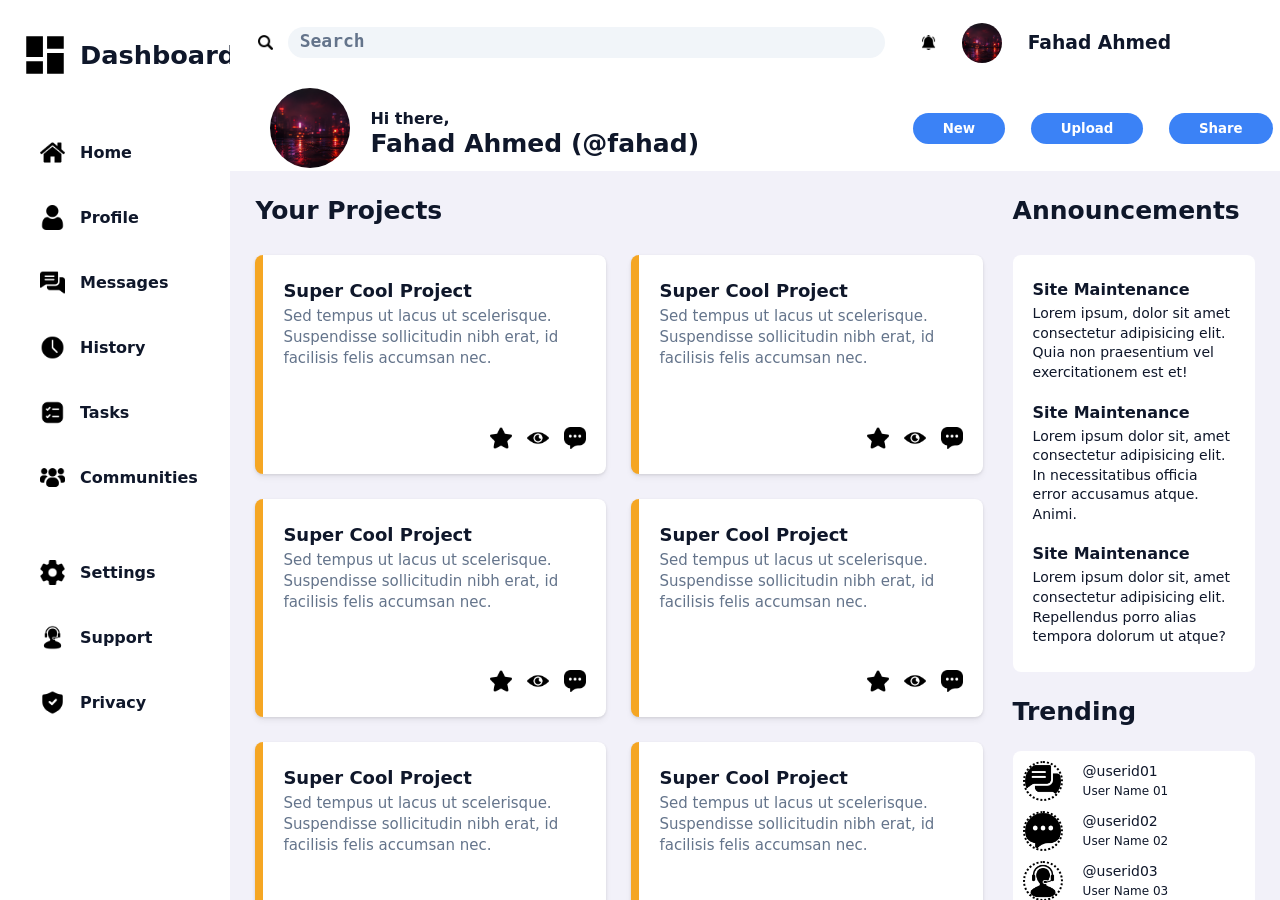
<file: admin-dashboard/index.html>
<!DOCTYPE html>
<html lang="en">

<head>
    <meta charset="UTF-8">
    <meta name="viewport" content="width=device-width, initial-scale=1.0">
    <title>Dashboard</title>
    <link rel="stylesheet" href="style.css">
</head>

<body>

    <div class="container">
        <aside class="left-sidebar">

            <div class="icon">
                <img src="media/view-dashboard.svg" width="50" height="50" alt="Dashboard Icon">
                <span>Dashboard</span>
            </div>

            <ul class="tabs">
                <li class="tab">
                    <img src="media/home.png" alt="Home Icon">
                    <span>Home</span>
                </li>
                <li class="tab">
                    <img src="media/user.png" width="25" height="25" alt="User Profile Icon">
                    <span>Profile</span>
                </li>
                <li class="tab">
                    <img src="media/chatting.png" width="25" height="25" alt="Messages Icon">
                    <span>Messages</span>
                </li>
                <li class="tab">
                    <img src="media/recent.png" width="25" height="25" alt="History Icon">
                    <span>History</span>
                </li>
                <li class="tab">
                    <img src="media/task.png" width="25" height="25" alt="Tasks Icon">
                    <span>Tasks</span>
                </li>
                <li class="tab">
                    <img src="media/group-users.png" width="25" height="25" alt="Communities Icon">
                    <span>Communities</span>
                </li>
                <li class="tab">
                    <img src="media/settings.png" width="25" height="25" alt="Settings Icon">
                    <span>Settings</span>
                </li>
                <li class="tab">
                    <img src="media/customer-support.png" width="25" height="25" alt="Customer Support Icon">
                    <span>Support</span>
                </li>
                <li class="tab">
                    <img src="media/insurance.png" width="25" height="25" alt="Privacy Policy Icon">
                    <span>Privacy</span>
                </li>
            </ul>

        </aside>

        <header class="top-section">

            <div class="search">
                <img src="media/search.png" width="15" height="15" alt="Search Icon">
                <input type="search" name="search" id="search" placeholder="Search">
            </div>

            <div class="profile">
                <img src="media/notification.png" id="notification" width="15" height="15" alt="Notifications Icon">
                <img src="media/img1.png" id="profile-icon" class="round" width="40" height="40"
                    alt="User Profile Thumbnail">
                <h3>Fahad Ahmed</h3>
            </div>

            <div class="hi-there">
                <img src="media/img1.png" class="round" width="80" height="80" alt="User Profile Picture">
                <p class="greeting">Hi there,</p>

                <p class="username">Fahad Ahmed (@fahad)</p>
            </div>

            <div class="buttons">
                <button type="button" class="btn">New</button>
                <button type="button" class="btn">Upload</button>
                <button type="button" class="btn">Share</button>
            </div>
        </header>

        <main>

            <h2>Your Projects</h2>
            <h2>Announcements</h2>

            <div class="your-projects">
                <div class="main-card">
                    <h4 class="main-card-title">Super Cool Project</h4>
                    <p class="main-card-desc">Sed tempus ut lacus ut scelerisque. Suspendisse sollicitudin nibh erat, id
                        facilisis felis accumsan nec.</p>
                    <div class="main-card-actions">
                        <img src="media/favorite.png" alt="">
                        <img src="media/eye.png" alt="">
                        <img src="media/comment.png" alt="">
                    </div>
                </div>

                <div class="main-card">
                    <h4 class="main-card-title">Super Cool Project</h4>
                    <p class="main-card-desc">Sed tempus ut lacus ut scelerisque. Suspendisse sollicitudin nibh erat, id
                        facilisis felis accumsan nec.</p>
                    <div class="main-card-actions">
                        <img src="media/favorite.png" alt="">
                        <img src="media/eye.png" alt="">
                        <img src="media/comment.png" alt="">
                    </div>
                </div>

                <div class="main-card">
                    <h4 class="main-card-title">Super Cool Project</h4>
                    <p class="main-card-desc">Sed tempus ut lacus ut scelerisque. Suspendisse sollicitudin nibh erat, id
                        facilisis felis accumsan nec.</p>
                    <div class="main-card-actions">
                        <img src="media/favorite.png" alt="">
                        <img src="media/eye.png" alt="">
                        <img src="media/comment.png" alt="">
                    </div>
                </div>

                <div class="main-card">
                    <h4 class="main-card-title">Super Cool Project</h4>
                    <p class="main-card-desc">Sed tempus ut lacus ut scelerisque. Suspendisse sollicitudin nibh erat, id
                        facilisis felis accumsan nec.</p>
                    <div class="main-card-actions">
                        <img src="media/favorite.png" alt="">
                        <img src="media/eye.png" alt="">
                        <img src="media/comment.png" alt="">
                    </div>
                </div>

                <div class="main-card">
                    <h4 class="main-card-title">Super Cool Project</h4>
                    <p class="main-card-desc">Sed tempus ut lacus ut scelerisque. Suspendisse sollicitudin nibh erat, id
                        facilisis felis accumsan nec.</p>
                    <div class="main-card-actions">
                        <img src="media/favorite.png" alt="">
                        <img src="media/eye.png" alt="">
                        <img src="media/comment.png" alt="">
                    </div>
                </div>

                <div class="main-card">
                    <h4 class="main-card-title">Super Cool Project</h4>
                    <p class="main-card-desc">Sed tempus ut lacus ut scelerisque. Suspendisse sollicitudin nibh erat, id
                        facilisis felis accumsan nec.</p>
                    <div class="main-card-actions">
                        <img src="media/favorite.png" alt="">
                        <img src="media/eye.png" alt="">
                        <img src="media/comment.png" alt="">
                    </div>
                </div>
            </div>

            <aside class="right-sidebar">
                <div class="sidebar-card-1">
                    <div class="sidebar-card-1-section">
                        <p class="sidebar-card-1-heading">Site Maintenance</p>
                        <p class="sidebar-card-1-desc">Lorem ipsum, dolor sit amet consectetur adipisicing elit. Quia
                            non praesentium vel exercitationem est et!</p>
                    </div>
                    <div class="sidebar-card-1-section">
                        <p class="sidebar-card-1-heading">Site Maintenance</p>
                        <p class="sidebar-card-1-desc">Lorem ipsum dolor sit, amet consectetur adipisicing elit. In
                            necessitatibus officia error accusamus atque. Animi.</p>
                    </div>
                    <div class="sidebar-card-1-section">
                        <p class="sidebar-card-1-heading">Site Maintenance</p>
                        <p class="sidebar-card-1-desc">Lorem ipsum dolor sit, amet consectetur adipisicing elit.
                            Repellendus porro alias tempora dolorum ut atque?</p>
                    </div>
                </div>


                <h2 class="trending-heading">Trending</h2>

                <div class="sidebar-card-2">
                    <div class="sidebar-card-2-section">
                        <img src="media/chatting.png" alt="">
                        <p class="sidebar-card-2-userid">@userid01</p>
                        <p class="sidebar-card-2-username">User Name 01</p>
                    </div>
                    <div class="sidebar-card-2-section">
                        <img src="media/comment.png" alt="">
                        <p class="sidebar-card-2-userid">@userid02</p>
                        <p class="sidebar-card-2-username">User Name 02</p>
                    </div>
                    <div class="sidebar-card-2-section">
                        <img src="media/customer-support.png" alt="">
                        <p class="sidebar-card-2-userid">@userid03</p>
                        <p class="sidebar-card-2-username">User Name 03</p>
                    </div>
                    <div class="sidebar-card-2-section">
                        <img src="media/eye.png" class="round" alt="">
                        <p class="sidebar-card-2-userid">@userid04</p>
                        <p class="sidebar-card-2-username">User Name 04</p>
                    </div>
                </div>
            </aside>

        </main>

    </div>

</body>

</html>
</file>
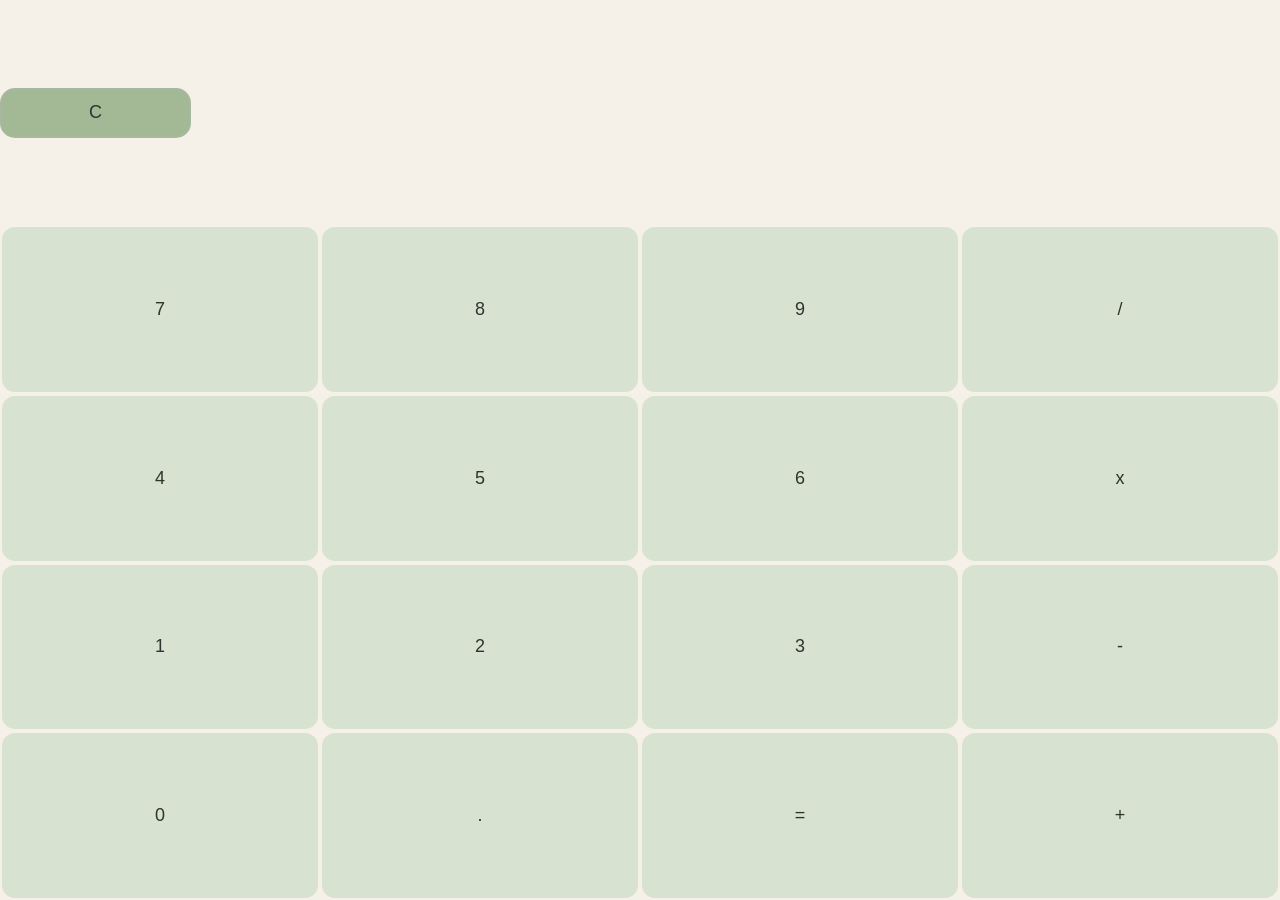
<file: calculator/index.html>
<!DOCTYPE html>
<html lang="en">

<head>
    <meta charset="UTF-8">
    <meta name="viewport" content="width=device-width, initial-scale=1.0">
    <title>Document</title>
    <link rel="stylesheet" href="style.css">
    <script src="script.js" defer></script>
</head>

<body>
    <main class="calculator">
        <div class="output">
            <button class="btn reset" data-value="c">C</button>
            <div class="right-side">
                <output class="userinput"></output>
                <output class="result"></output>
            </div>
        </div>
        <section class="buttons">
            <div class="row">
                <button class="btn" data-value="7">7</button>
                <button class="btn" data-value="8">8</button>
                <button class="btn" data-value="9">9</button>
                <button class="btn" data-value="/">/</button>
            </div>
            <div class="row">
                <button class="btn" data-value="4">4</button>
                <button class="btn" data-value="5">5</button>
                <button class="btn" data-value="6">6</button>
                <button class="btn" data-value="x">x</button>
            </div>
            <div class="row">
                <button class="btn" data-value="1">1</button>
                <button class="btn" data-value="2">2</button>
                <button class="btn" data-value="3">3</button>
                <button class="btn" data-value="-">-</button>
            </div>
            <div class="row">
                <button class="btn" data-value="0">0</button>
                <button class="btn" data-value=".">.</button>
                <button class="btn" data-value="=">=</button>
                <button class="btn" data-value="+">+</button>
            </div>


        </section>
    </main>
</body>

</html>
</file>
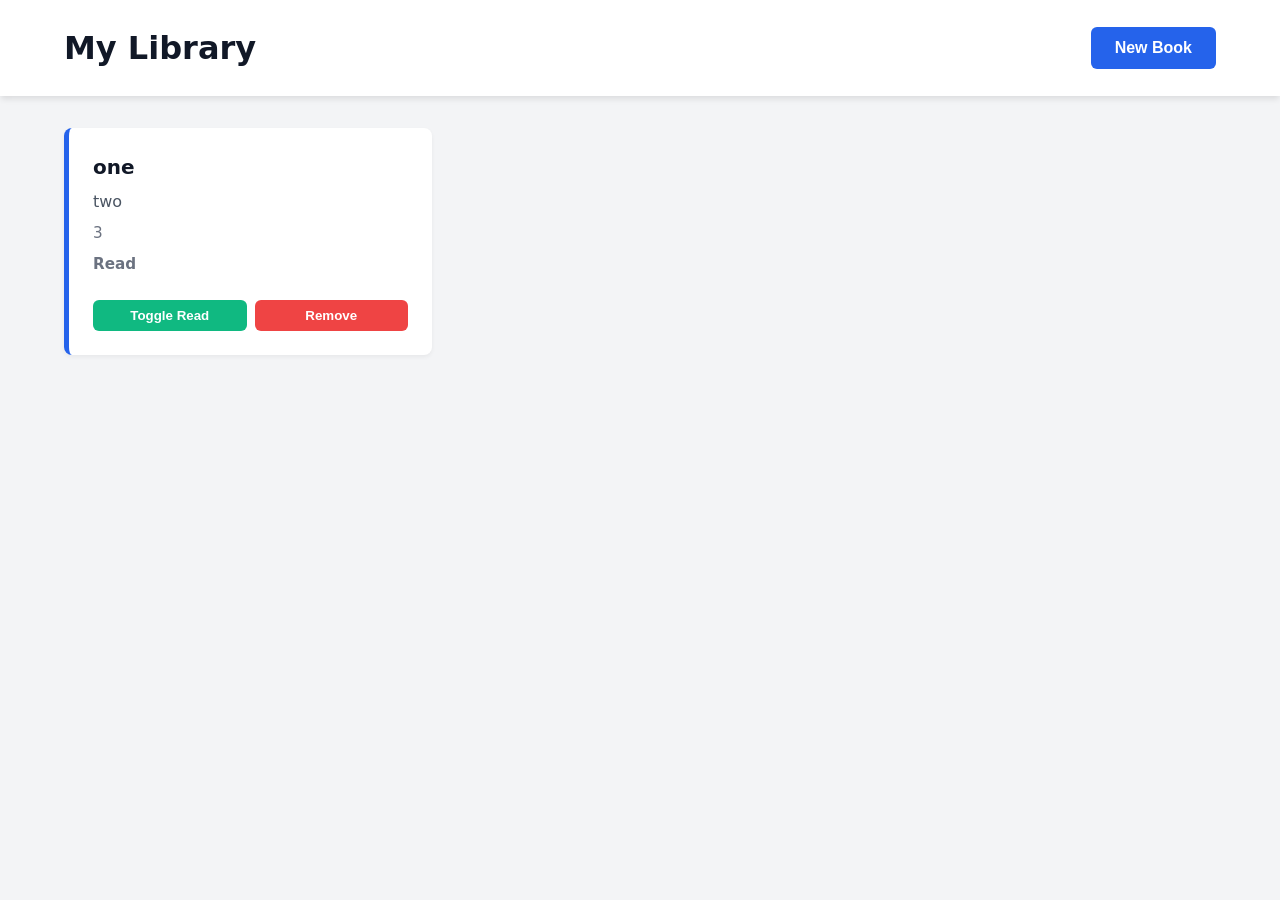
<file: Library/index.html>
<!DOCTYPE html>
<html lang="en">
<head>
    <meta charset="UTF-8">
    <meta name="viewport" content="width=device-width, initial-scale=1.0">
    <title>My Library</title>
    <link rel="stylesheet" href="style.css">
    <script src="script.js" defer></script>
</head>
<body>
    <header class="header">
        <h1>My Library</h1>
        <button id="new-book-btn" class="primary-btn">New Book</button>
    </header>

    <main class="main-content">

        <div id="library-container" class="library-grid">
        </div>
    </main>

    <dialog id="book-dialog" class="modal">
        <form id="book-form" class="book-form">
            <h2>Add New Book</h2>
            
            <div class="form-control">
                <label for="title">Title</label>
                <input type="text" id="title" name="title" required>
            </div>

            <div class="form-control">
                <label for="author">Author</label>
                <input type="text" id="author" name="author" required>
            </div>

            <div class="form-control">
                <label for="pages">Number of Pages</label>
                <input type="number" id="pages" name="pages" min="1" required>
            </div>

            <div class="form-control checkbox-control">
                <input type="checkbox" id="isRead" name="isRead">
                <label for="isRead">I have read this book</label>
            </div>

            <div class="form-actions">
                <button type="submit" class="submit-btn">Add to Library</button>
                <button type="button" id="cancel-btn" class="cancel-btn">Cancel</button>
            </div>
        </form>
    </dialog>
</body>
</html>
</file>
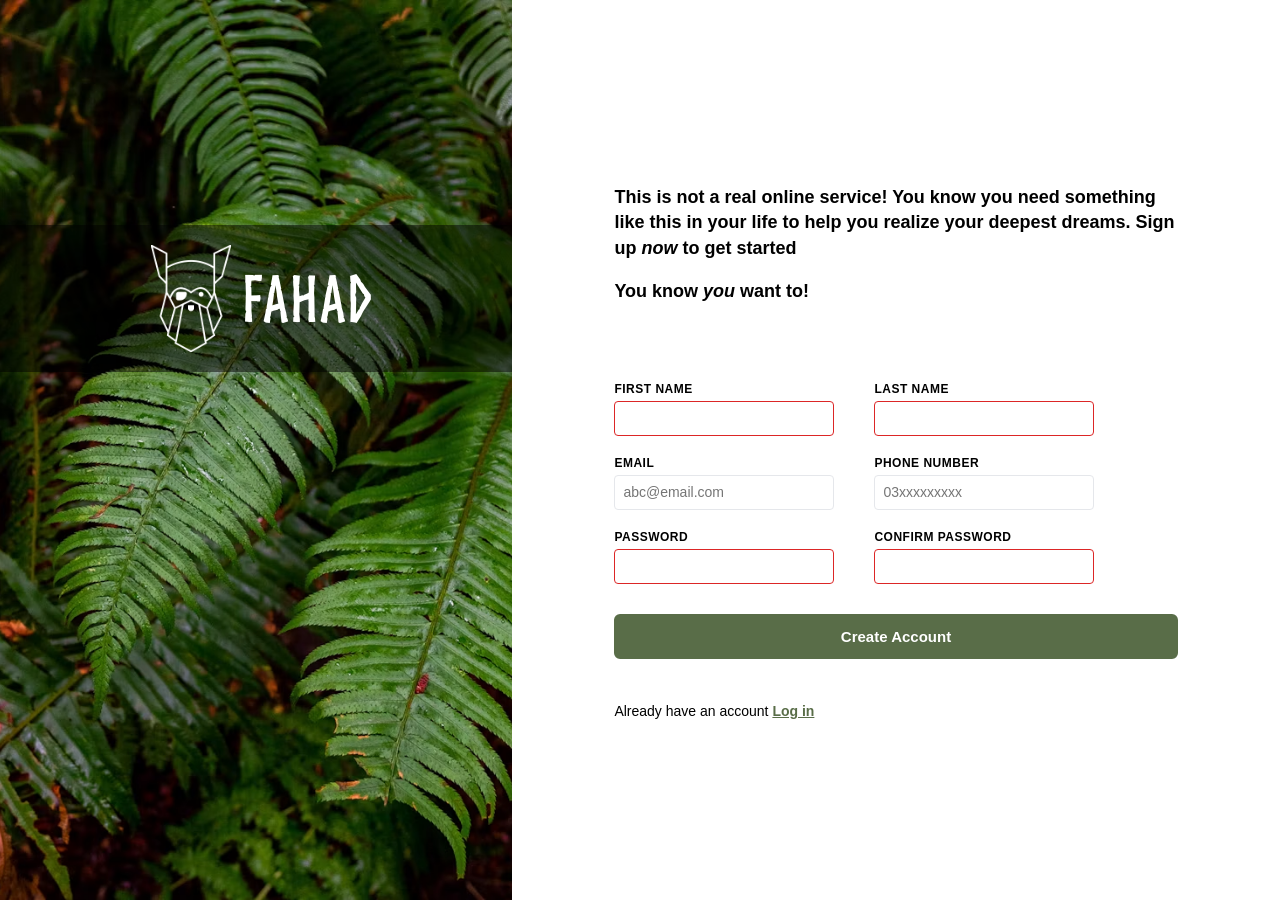
<file: Sign-up Form/index.html>
<!DOCTYPE html>
<html lang="en">

<head>
    <meta charset="UTF-8">
    <meta name="viewport" content="width=device-width, initial-scale=1.0">
    <title>Document</title>
    <link rel="stylesheet" href="style.css">
</head>

<body>

    <div class="container">
        <div class="left-sidebar">
            <div class="overlay">
                <img src="media/odin-logo.png">
                <h1>FAHAD</h1>
            </div>
        </div>

        <div class="main">
            <div class="top-text">
                <p>This is not a real online service! You know you need something like this in your life to help you
                    realize your deepest dreams. Sign up <em>now</em> to get started</p>
                <p>You know <em>you</em> want to!</p>
            </div>

            <form class="form" action="#" name="login" method="post">

                <div class="form-field">
                    <label for="first_name">FIRST NAME</label>
                    <input type="text" id="first_name" name="first_name" maxlength="20" required>
                </div>

                <div class="form-field">
                    <label for="last_name">LAST NAME</label>
                    <input type="text" id="last_name" name="last_name" maxlength="20" required>
                </div>

                <div class="form-field">
                    <label for="email">EMAIL</label>
                    <input type="email" id="email" name="email" placeholder="abc@email.com" required>
                </div>

                <div class="form-field">
                    <label for="phone_num">PHONE NUMBER</label>
                    <input type="tel" id="phone_num" name="phone_num" pattern="(?:\+92|0)?3[0-9]{2}-?[0-9]{7}" placeholder="03xxxxxxxxx"
                        title="Please enter a valid phone number." required>
                </div>

                <div class="form-field">
                    <label for="pwd">PASSWORD</label>
                    <input type="password" id="pwd" name="password" required>
                </div>

                <div class="form-field">
                    <label for="confirm_pwd">CONFIRM PASSWORD</label>
                    <input type="password" id="confirm_pwd" name="confirm_pwd" required>
                </div>


                <button type="submit">Create Account</button>
            </form>
            <p>Already have an account <a href="#">Log in</a></p>
        </div>

    </div>
</body>

</html>
</file>
<file: admin-dashboard/style.css>
* {
    box-sizing: border-box;
}

body,
html {
    margin: 0;
    height: 100%;
}

body {
    font-family: system-ui, sans-serif;
    color: #0F172A;
}

button,
input {
    font-family: system-ui, sans-serif;
}

.container {
    width: 100%;
    height: 100vh;

    display: grid;
    grid-template-rows: auto 1fr;
    grid-template-columns: minmax(150px, 18%) 1fr;

    grid-template-areas:
        "left-sidebar top-section"
        "left-sidebar main";
}

.left-sidebar {
    grid-area: left-sidebar;
    background-color: #FFFFFF;

    display: grid;
    grid-template-rows: minmax(110px, 8%) 1fr;
}

.icon {
    display: flex;
    align-items: center;
    margin-left: 20px;
    gap: 10px;
}

.icon>img {
    width: 50px;
}

.icon>span {
    font-size: clamp(1rem, 2vw, 4rem);
    font-weight: bold;
}

.tabs {
    display: flex;
    flex-direction: column;
    gap: 20px;
    margin-top: 20px;
    padding: 0;
    list-style: none;
}

.tab {
    display: flex;
    align-items: center;
    margin-left: 30px;
    gap: 15px;
    cursor: pointer;

    padding: 10px;
    border-radius: 10px;

    transition: transform 0.2s ease, background-color 0.2s ease;
}

.tab:hover {
    background-color: rgba(0, 0, 0, 0.1);
    transform: translateX(8px);
}

.tab>img {
    width: 25px;
}

.tab>span {
    font-size: clamp(1rem, 1vw, 1.5rem);
    margin: 0;
    font-weight: bold;
}

.tab:nth-child(7) {
    margin-top: 30px;
}

.top-section {
    grid-area: top-section;
    background-color: #FFFFFF;

    display: grid;
    grid-template-rows: repeat(2, 1fr);
    grid-template-columns: 65% 35%;
    grid-template-areas:
        "search profile"
        "hi-there buttons";
}

.search {
    grid-area: search;
    display: flex;
    align-items: center;
    justify-content: center;
    margin: 4%;
}

.search>img {
    height: 15px;
}

.search>input {
    flex: 1;

    background-color: #F1F5F9;
    color: #0F172A;

    padding: 8px 12px;
    border-radius: 20px;
    border: none;
    margin-left: 15px;
}

.search>input::placeholder {
    color: #64748B;
    font-size: 18px;
    font-weight: bold;
    font-family: monospace;
}

.profile {
    grid-area: profile;

    display: flex;
    padding-right: 100px;
    align-items: center;
    justify-content: center;
    gap: 2vw;
}

.profile #notification {
    height: 15px;
}

.profile #profile-icon {
    height: 40px;
    width: 40px;
}

.round {
    border-radius: 50%;
    object-fit: cover;
}

.hi-there {
    grid-area: hi-there;
    margin-left: 40px;

    display: grid;
    grid-template-rows: 30px 1fr;
    grid-template-columns: 80px 1fr;
    grid-template-areas:
        "icon greeting"
        "icon username";
    align-items: center;
    column-gap: 20px;
}

.hi-there>img {
    grid-area: icon;
    height: 80px;
    width: 80px;
}

.hi-there .greeting {
    grid-area: greeting;

    margin: 0;
    margin-top: 35px;

    font-size: 16px;
    font-weight: bold;
}

.hi-there .username {
    grid-area: username;

    margin: 0;
    margin-bottom: 0;
    font-size: 25px;
    font-weight: bold;
}

.buttons {
    grid-area: buttons;

    display: flex;
    align-items: center;
    gap: 2vw;
}

.buttons>button {
    background-color: #3B82F6;
    border: none;
    border-radius: 20px;
    color: white;
    padding: 8px 30px;
    font-weight: bold;
    cursor: pointer;

    transition: transform 0.2s ease, background-color 0.2s ease, box-shadow 0.2s ease;
}

.buttons>button:hover {
    background-color: #3B82F6;

    transform: translateY(-3px) scale(1.05);

    box-shadow: 0 5px 15px rgba(0, 0, 0, 0.3);
}

main {
    grid-area: main;
    background-color: #f2f1f9;

    display: grid;
    grid-template-columns: 3fr 1fr;
    grid-template-rows: auto 1fr;
    grid-template-areas:
        "heading-1 heading-2"
        "your-projects right-sidebar";
    gap: 30px;

    padding: 25px;
    overflow-y: auto;
}

main>h2 {
    font-size: 25px;
    font-weight: bold;
    margin: 0;
}

main>h2:first-child {
    grid-area: heading-1;
}

main>h2:nth-child(2) {
    grid-area: heading-2;
}

.your-projects {
    grid-area: your-projects;

    display: grid;
    grid-template-columns: 1fr 1fr;
    gap: 25px;
}

.main-card {
    background-color: #FFFFFF;
    border-radius: 8px;
    border-left: 8px solid #F5A623;
    padding: 25px 20px;

    box-shadow: 0 4px 6px rgba(0, 0, 0, 0.05), 0 1px 3px rgba(0, 0, 0, 0.1);

    display: flex;
    flex-direction: column;
}

.main-card-title {
    margin: 0 0 5px 0;
    font-size: 18px;
    font-weight: bold;
    color: #0F172A;
}

.main-card-desc {
    margin: 0;
    color: #64748B;
    font-size: 15px;
    line-height: 1.4;

    flex-grow: 1;
}

.main-card-actions {
    display: flex;
    justify-content: flex-end;
    gap: 15px;
    margin-top: 20px;
}

.main-card-actions img {
    width: 22px;
    height: 22px;
    cursor: pointer;
    transition: transform 0.2s ease;
}

.main-card-actions img:hover {
    transform: scale(1.5);
}

.right-sidebar {
    grid-area: right-sidebar;

    display: flex;
    flex-direction: column;
    gap: 25px;
}

.right-sidebar>div {
    background-color: white;
    border-radius: 8px;
}

.sidebar-card-1 {
    display: flex;
    flex-direction: column;
    gap: 20px;

    padding: 25px 20px;
}

.sidebar-card-1-heading {
    margin: 0;
    margin-bottom: 5px;
    font-size: 16px;
    font-weight: bold;
}

.sidebar-card-1-desc {
    margin: 0;
    font-size: 14px;
    line-height: 1.4;
}

.trending-heading {
    margin: 0;
    font-size: 25px;
    font-weight: bold;
}

.sidebar-card-2 {
    margin: 0;
    display: flex;
    flex-direction: column;
    padding: 5px;
}

.sidebar-card-2-section {
    display: grid;
    grid-template-rows: 1fr 1fr;
    grid-template-columns: 40px 1fr;
    grid-template-areas:
        "icon userid"
        "icon username";
    align-items: center;
    column-gap: 20px;

    padding: 5px;
}

.sidebar-card-2-section>img {
    grid-area: icon;
    margin: 0;

    height: 40px;
    width: 40px;

    border-radius: 50%;
    border: 2px dotted black;

    object-fit: cover;
}

.sidebar-card-2-userid {
    grid-area: userid;

    margin: 0;

    font-size: 14px;
}

.sidebar-card-2-username {
    grid-area: username;
    margin: 0;

    font-size: 12px;
    color: #0F172A;
}
</file>
<file: calculator/style.css>
* {
    box-sizing: border-box;
}

html,
body {
    margin: 0;
    width: 100%;
    height: 100%;

}

.calculator {
    width: 100vw;
    height: 100vh;
    background-color: #F5F1E8;
    color: #2F3430;
    display: flex;
    flex-direction: column;
    font-family: Verdana, Geneva, Tahoma, sans-serif;
    font-size: large;
}

.output {
    flex: 1;
    display: flex;
    flex-direction: row;
    align-items: center;

}

button.reset {
    flex: 1;
    height: 50px;
    background-color: #a3b894;
    border-color: #A8B89F;
}

.right-side {
    flex: 6;
    display: flex;
    flex-direction: column;
    align-items: flex-end;
    justify-content: center;
    padding: 20px;
    font-size: 2rem;
}

.buttons {
    
    flex: 3;
    display: flex;
    flex-direction: column;
}

.row {
    flex: 1;
    display: flex;

}

.btn {
    flex: 1;
    background-color: #D8E2D0;
    color: #2F3430;
    border: 2px solid #F5F1E8;
    border-radius: 15px;
    font-family: Verdana, Geneva, Tahoma, sans-serif;
    font-size: large;
    cursor: pointer;
}

.btn:hover {
    background-color: #C6D4BC;
    border-color: #A8B89F;
}

.btn:active {
    background-color: #B5C6A9;
}
</file>
<file: Library/style.css>
/* Base Resets */
* {
    margin: 0;
    padding: 0;
    box-sizing: border-box;
}

body {
    font-family: system-ui, -apple-system, BlinkMacSystemFont, 'Segoe UI', Roboto, sans-serif;
    background-color: #f3f4f6;
    color: #1f2937;
    line-height: 1.5;
}

/* Header */
.header {
    background-color: #ffffff;
    padding: 1.5rem 5%;
    display: flex;
    justify-content: space-between;
    align-items: center;
    box-shadow: 0 4px 6px -1px rgba(0, 0, 0, 0.1);
}

.header h1 {
    font-size: 2rem;
    color: #111827;
}

/* Buttons */
button {
    cursor: pointer;
    border: none;
    border-radius: 6px;
    font-weight: 600;
    padding: 0.5rem 1rem;
    transition: background-color 0.2s ease;
}

.primary-btn, .submit-btn {
    background-color: #2563eb;
    color: white;
    padding: 0.75rem 1.5rem;
    font-size: 1rem;
}

.primary-btn:hover, .submit-btn:hover {
    background-color: #1d4ed8;
}

.cancel-btn {
    background-color: #e5e7eb;
    color: #374151;
    padding: 0.75rem 1.5rem;
    font-size: 1rem;
}

.cancel-btn:hover {
    background-color: #d1d5db;
}

/* Library Grid Container */
.main-content {
    padding: 2rem 5%;
}

.library-grid {
    display: grid;
    grid-template-columns: repeat(auto-fill, minmax(300px, 1fr));
    gap: 1.5rem;
}

/* Book Cards */
.book-card {
    background-color: #ffffff;
    padding: 1.5rem;
    border-radius: 8px;
    box-shadow: 0 2px 4px rgba(0, 0, 0, 0.05);
    display: flex;
    flex-direction: column;
    gap: 0.5rem;
    border-left: 5px solid #2563eb;
}

.book-title {
    font-size: 1.25rem;
    color: #111827;
}

.book-author {
    font-size: 1rem;
    color: #4b5563;
    font-weight: normal;
}

.book-pages, .book-status {
    color: #6b7280;
    font-size: 0.95rem;
}

.button-group {
    display: flex;
    gap: 0.5rem;
    margin-top: 1rem;
}

.toggle-read-btn {
    flex: 1;
    background-color: #10b981;
    color: white;
}

.toggle-read-btn:hover {
    background-color: #059669;
}

.remove-btn {
    flex: 1;
    background-color: #ef4444;
    color: white;
}

.remove-btn:hover {
    background-color: #dc2626;
}

.modal {
    margin: auto;
    padding: 2rem;
    border: none;
    border-radius: 12px;
    box-shadow: 0 20px 25px -5px rgba(0, 0, 0, 0.1), 0 10px 10px -5px rgba(0, 0, 0, 0.04);
    max-width: 400px;
    width: 90%;
}

.modal::backdrop {
    background-color: rgba(0, 0, 0, 0.5);
    backdrop-filter: blur(2px);
}

.book-form {
    display: flex;
    flex-direction: column;
    gap: 1.25rem;
}

.book-form h2 {
    margin-bottom: 0.5rem;
    text-align: center;
}

.form-control {
    display: flex;
    flex-direction: column;
    gap: 0.5rem;
}

.form-control label {
    font-weight: 600;
    font-size: 0.9rem;
}

.form-control input[type="text"],
.form-control input[type="number"] {
    padding: 0.75rem;
    border: 1px solid #d1d5db;
    border-radius: 6px;
    font-size: 1rem;
}

.form-control input:focus {
    outline: none;
    border-color: #2563eb;
    box-shadow: 0 0 0 3px rgba(37, 99, 235, 0.2);
}

.checkbox-control {
    flex-direction: row;
    align-items: center;
}

.checkbox-control input[type="checkbox"] {
    width: 18px;
    height: 18px;
}

.form-actions {
    display: flex;
    gap: 1rem;
    margin-top: 1rem;
}

.form-actions button {
    flex: 1;
}
</file>
<file: Sign-up Form/style.css>
@font-face {
    font-family: "Norse";
    src: url("media/Norsebold.otf") format("opentype");
    font-weight: bold;
}

* {

    box-sizing: border-box;
}

html,
body {
    margin: 0;
    height: 100%;
}

body {
    display: flex;
    justify-content: center;
    font-family: Arial, Helvetica, sans-serif;
}

.container {
    width: 100%;
    min-height: 100vh;
    display: flex;
    background-color: white;
}

.left-sidebar {
    flex: 0 0 40%;
    background-image: url("media/left-sidebar-bg.avif");
    background-size: cover;
    background-position: center;
    position: relative;
}

.overlay {
    position: absolute;
    top: 25%;
    width: 100%;

    display: flex;
    align-items: center;
    justify-content: center;

    background-color: rgba(0, 0, 0, 0.5);

    padding: 10px;
}

.overlay img {
    width: 80px;
    margin: 10px;
}

.overlay h1 {
    margin: 0;
    color: white;
    font-family: "Norse", sans-serif;
    font-size: 4rem;
}

.main {
    flex: 1;
    display: flex;
    flex-direction: column;
    justify-content: center;

    padding: 40px 8%;
    font-family: Arial, Helvetica, sans-serif
}

.top-text {
    max-width: 650px;
    font-size: 18px;
    font-weight: bold;
    line-height: 1.4;
    margin-bottom: 30px;
}

.form {
    display: flex;
    flex-wrap: wrap;
    gap: 20px 40px;

    padding: 30px 0;
    max-width: 600px;
}

.form-field {
    display: flex;
    flex-direction: column;
    width: 220px;
}

.form-field label {
    font-size: 12px;
    font-weight: bold;
    letter-spacing: 0.5px;
    margin-bottom: 5px;
}

.form-field input {
    width: 100%;
    height: 35px;
    padding: 5px 8px;

    border: 1px solid #E5E7EB;
    border-radius: 4px;
    outline: none;
    font-size: 14px;
}

.form-field input:focus {
    border: 1px solid #4f46e5;
    box-shadow: 0 0 3px rgba(79, 70, 229, 0.4);
}

.form-field input:invalid:not(:placeholder-shown) {
    border-color: #dc2626;

}

form button {
    flex-basis: 100%;

    background-color: #596D48;
    color: white;
    
    font-weight: bold;
    font-size: 15px;
    
    padding: 12px 20px;
    margin-top: 10px;
    
    border: 2px solid #596D48;
    border-radius: 6px;
}

form button:hover {
    background-color: #4d603f;
}

.main > p {
    font-size: 14px;
}

a {
    color: #596D48;
    font-weight: bold;
}


@media (max-width: 800px) {
    .container {
        flex-direction: column;
    }

    .left-sidebar {
        flex: none;
        height: 250px;
    }

    .overlay {
        top: 30%
    }

    .main {
        padding: 40px 30px;
    }

    .form {
        max-width: 100%;
    }
}

@media (max-width: 550px) {
    .form-field {
        width: 100%;
    }

    .form {
        gap: 15px;
    }

    .overlay h1 {
        font-size: 3rem;
    }

    .overlay img {
        width: 60px;
    }
}
</file>
